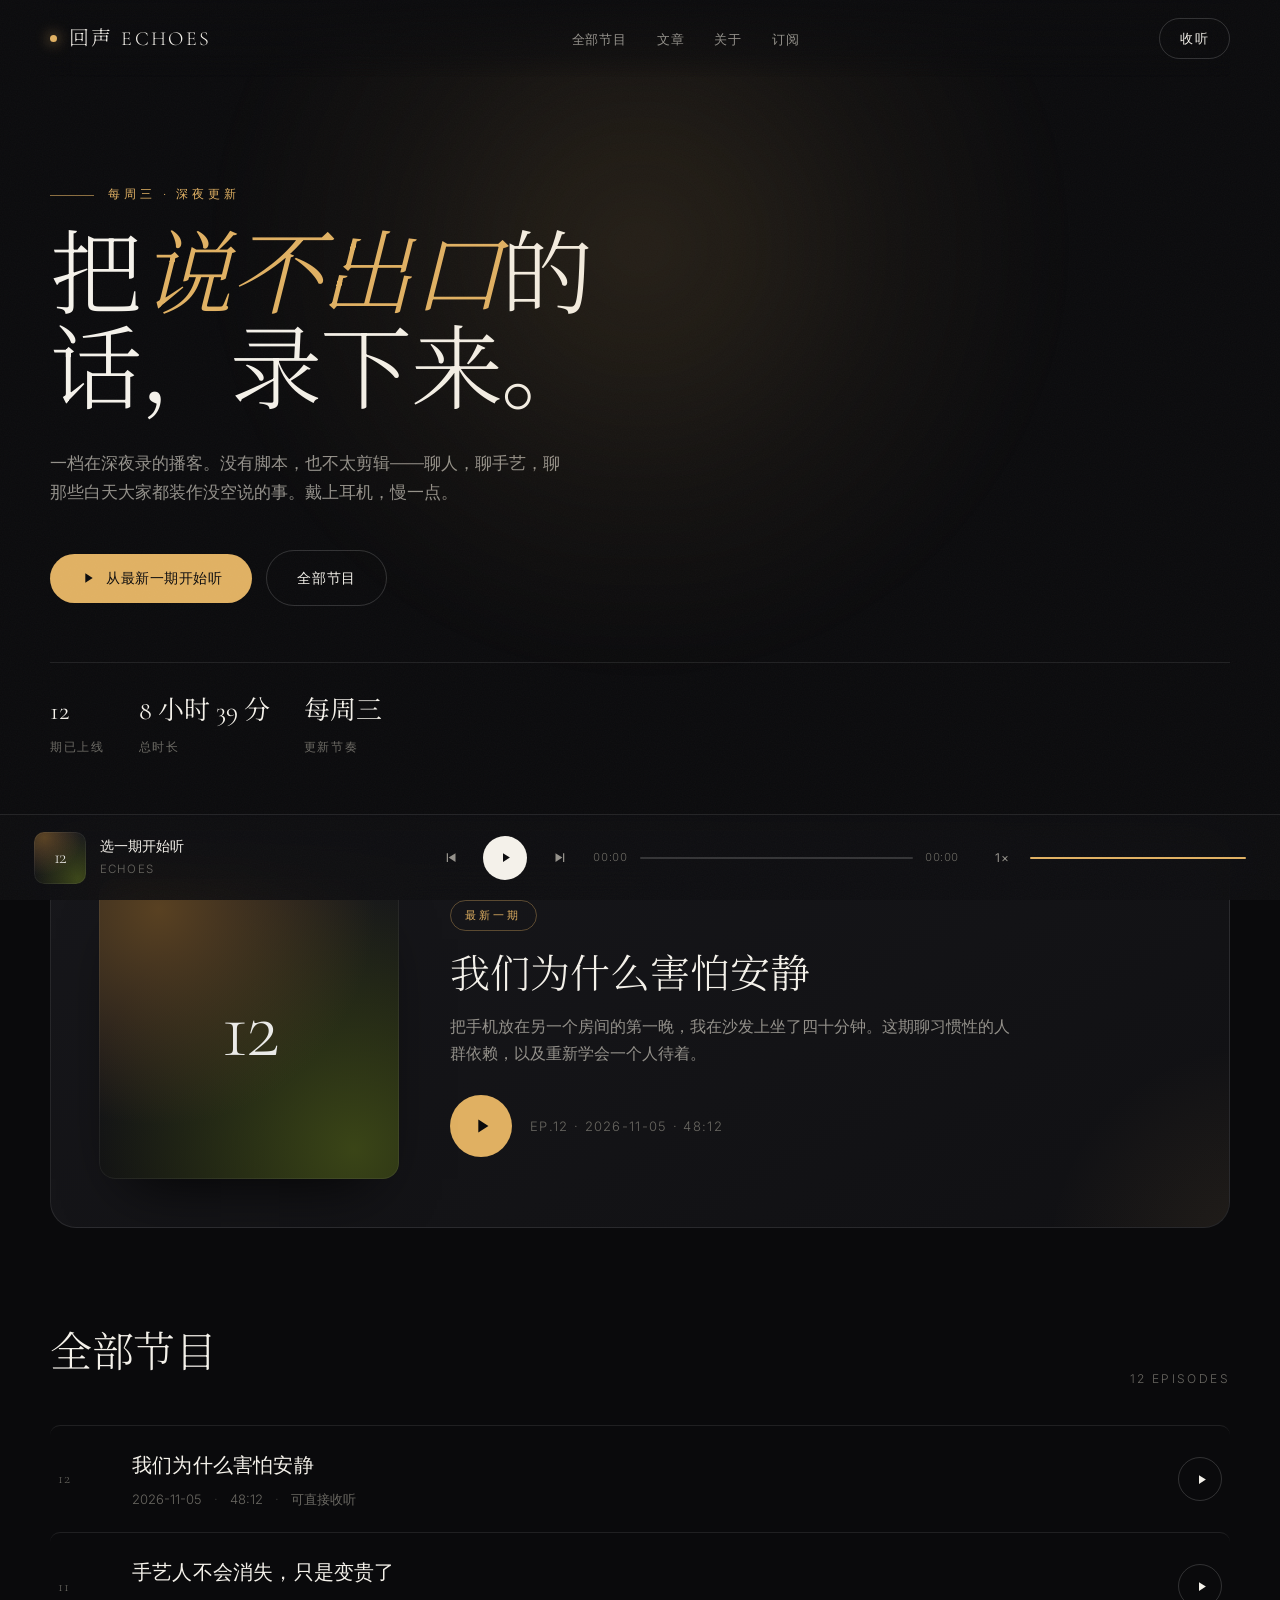
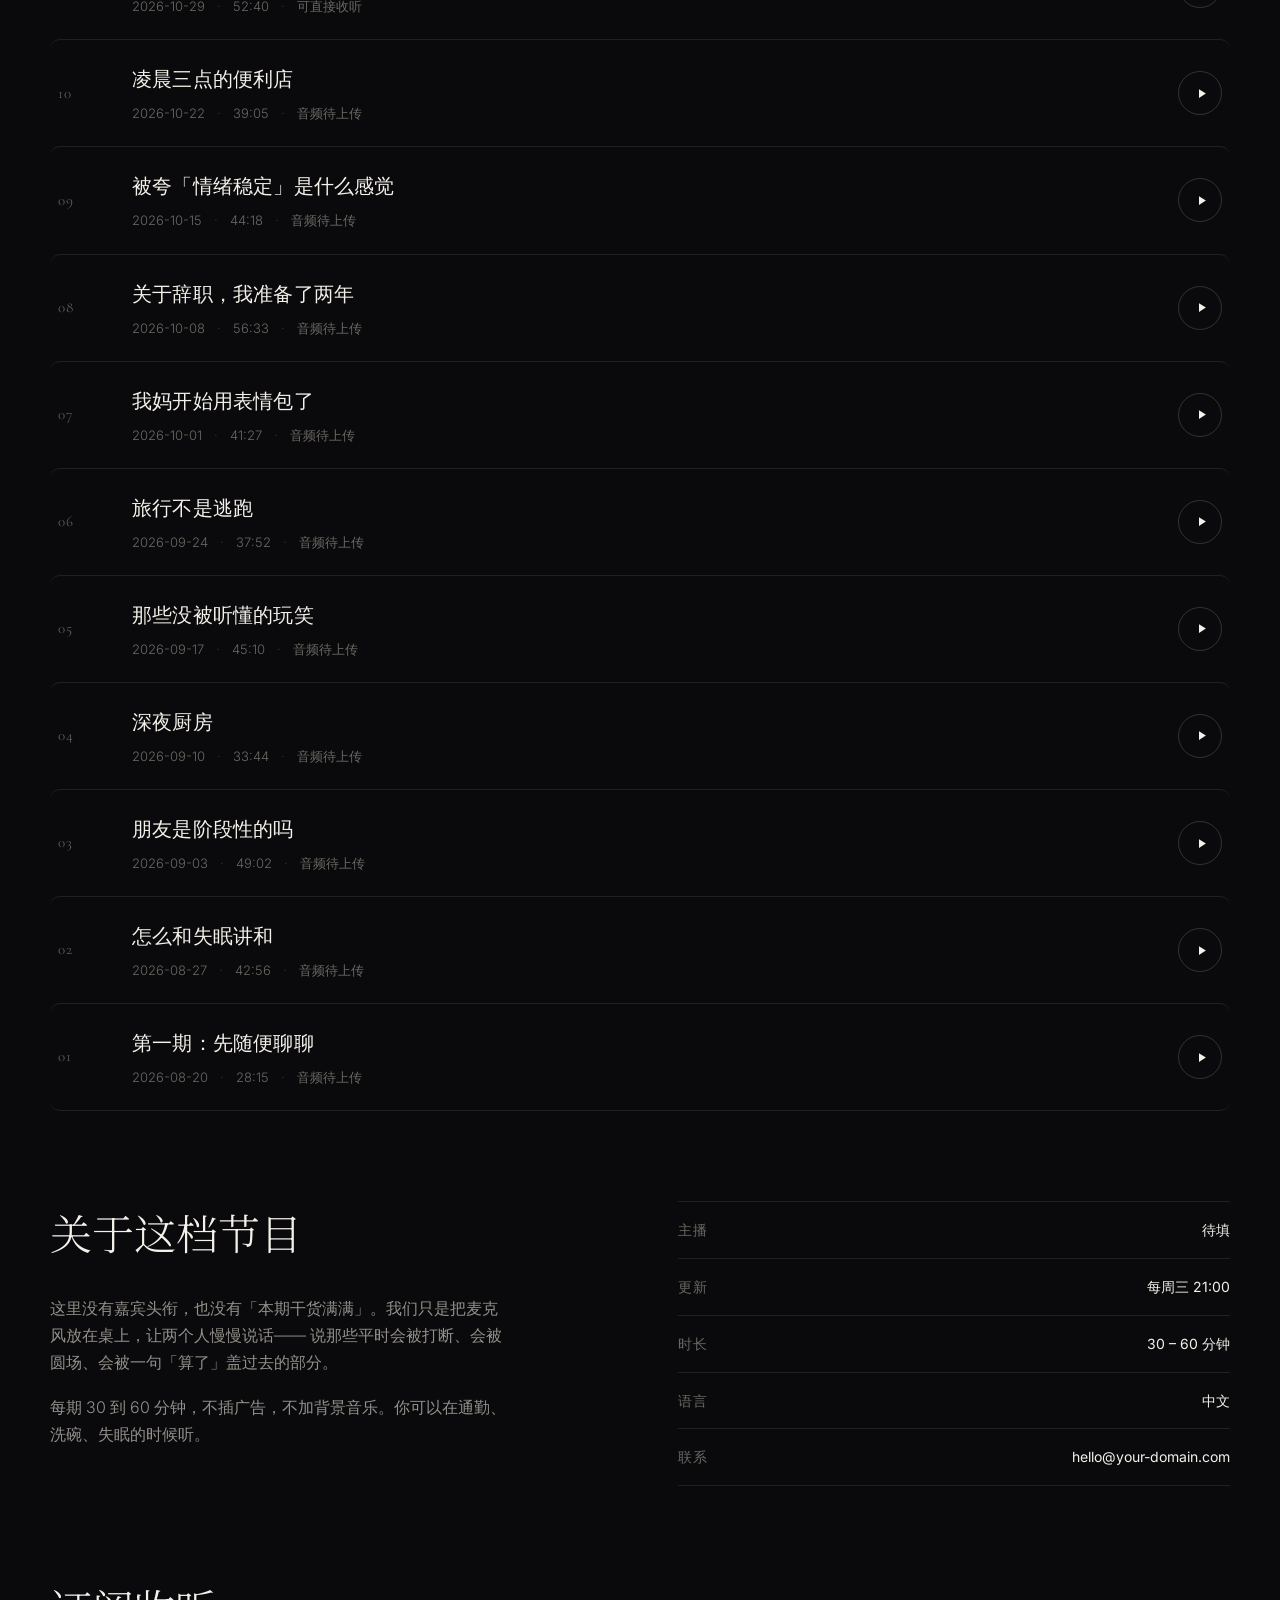
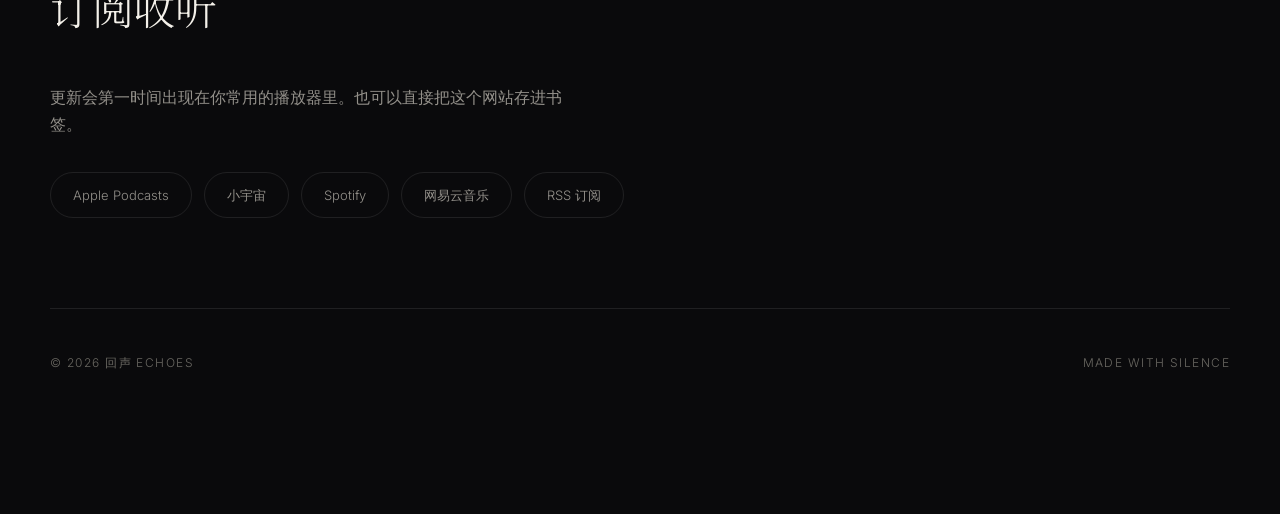
<file: index.html>
<!doctype html>
<html lang="zh-CN">
<head>
<meta charset="utf-8" />
<meta name="viewport" content="width=device-width, initial-scale=1, viewport-fit=cover" />
<title>回声 ECHOES · 一档说话的节目</title>
<meta name="description" content="回声 ECHOES，一档在深夜录的播客。每周三更新。聊人、聊手艺、聊那些白天没空说的事。" />
<meta name="theme-color" content="#0a0a0c" />

<meta property="og:type" content="website" />
<meta property="og:title" content="回声 ECHOES · 一档说话的节目" />
<meta property="og:description" content="每周三更新。聊人、聊手艺、聊那些白天没空说的事。" />
<meta property="og:image" content="assets/og.png" />
<meta name="twitter:card" content="summary_large_image" />

<link rel="icon" href="data:image/svg+xml,%3Csvg xmlns='http://www.w3.org/2000/svg' viewBox='0 0 32 32'%3E%3Ccircle cx='16' cy='16' r='14' fill='%230a0a0c'/%3E%3Ccircle cx='16' cy='16' r='5' fill='%23e0b062'/%3E%3C/svg%3E" />
<link rel="preconnect" href="https://fonts.googleapis.com" />
<link rel="preconnect" href="https://fonts.gstatic.com" crossorigin />
<link href="https://fonts.googleapis.com/css2?family=Cormorant+Garamond:ital,wght@0,300;0,400;0,600;1,300&family=Inter:wght@300;400;500;600&family=Noto+Serif+SC:wght@300;400;600&display=swap" rel="stylesheet" />
<link rel="stylesheet" href="styles.css" />
</head>
<body>
<div class="grain"></div>

<header class="wrap">
  <nav class="nav">
    <a class="brand" href="#top"><span class="dot"></span><span id="brandName">回声 ECHOES</span></a>
    <div class="nav-links">
      <a href="#episodes">全部节目</a>
      <a href="articles.html">文章</a>
      <a href="#about">关于</a>
      <a href="#subscribe">订阅</a>
    </div>
    <a class="nav-cta" href="#subscribe">收听</a>
  </nav>
</header>

<main id="top">
  <!-- 首屏 -->
  <section class="wrap hero">
    <div class="hero-glow"></div>
    <p class="eyebrow">每周三 · 深夜更新</p>
    <h1 id="heroTitle">把<em>说不出口</em>的话，录下来。</h1>
    <p class="lede" id="heroLede"></p>
    <div class="hero-actions">
      <button class="btn btn-primary" id="heroPlay">
        <svg viewBox="0 0 24 24" fill="currentColor"><path d="M8 5v14l11-7z"/></svg>
        从最新一期开始听
      </button>
      <a class="btn btn-ghost" href="#episodes">全部节目</a>
    </div>
    <div class="hero-meta">
      <div><b id="statCount">12</b>期已上线</div>
      <div><b id="statHours">—</b>总时长</div>
      <div><b>每周三</b>更新节奏</div>
    </div>
  </section>

  <!-- 最新一期 -->
  <section class="wrap">
    <div class="stage rv">
      <div class="cover" id="stageCover"><span id="stageNum">12</span></div>
      <div class="stage-body">
        <span class="stage-tag">最新一期</span>
        <h2 id="stageTitle">——</h2>
        <p id="stageDesc"></p>
        <div class="stage-row">
          <button class="play-big" id="stagePlay" aria-label="播放最新一期">
            <svg viewBox="0 0 24 24" fill="currentColor"><path d="M8 5v14l11-7z"/></svg>
          </button>
          <span class="stage-dur" id="stageMeta"></span>
        </div>
      </div>
    </div>
  </section>

  <!-- 节目列表 -->
  <section class="wrap section" id="episodes">
    <div class="section-head">
      <h3>全部节目</h3>
      <span class="cnt" id="epCount">EPISODES</span>
    </div>
    <div id="epList"></div>
  </section>

  <!-- 关于 -->
  <section class="wrap section about" id="about">
    <div class="rv">
      <h3>关于这档节目</h3>
      <p>
        这里没有嘉宾头衔，也没有「本期干货满满」。我们只是把麦克风放在桌上，让两个人慢慢说话——
        说那些平时会被打断、会被圆场、会被一句「算了」盖过去的部分。
      </p>
      <p>
        每期 30 到 60 分钟，不插广告，不加背景音乐。你可以在通勤、洗碗、失眠的时候听。
      </p>
    </div>
    <div class="rv">
      <div class="facts">
        <div class="fact"><span>主播</span><b>待填</b></div>
        <div class="fact"><span>更新</span><b>每周三 21:00</b></div>
        <div class="fact"><span>时长</span><b>30 – 60 分钟</b></div>
        <div class="fact"><span>语言</span><b>中文</b></div>
        <div class="fact"><span>联系</span><b>hello@your-domain.com</b></div>
      </div>
    </div>
  </section>

  <!-- 订阅 -->
  <section class="wrap section" id="subscribe">
    <div class="section-head"><h3>订阅收听</h3></div>
    <p class="sub-note">更新会第一时间出现在你常用的播放器里。也可以直接把这个网站存进书签。</p>
    <div class="subs">
      <a class="chip" href="#" data-todo>Apple Podcasts</a>
      <a class="chip" href="#" data-todo>小宇宙</a>
      <a class="chip" href="#" data-todo>Spotify</a>
      <a class="chip" href="#" data-todo>网易云音乐</a>
      <a class="chip" href="#" data-todo>RSS 订阅</a>
    </div>
  </section>
</main>

<footer class="wrap">
  <span>© <span id="year">2026</span> 回声 ECHOES</span>
  <span>Made with silence</span>
</footer>

<!-- 底部播放器 -->
<div class="player" id="player">
  <div class="p-left">
    <div class="cover small" id="pCover"><span id="pNum">12</span></div>
    <div class="p-meta">
      <p class="p-title" id="pTitle">选一期开始听</p>
      <p class="p-sub" id="pSub">ECHOES</p>
    </div>
  </div>
  <div class="p-center">
    <button class="ctrl" id="prev" aria-label="上一期">
      <svg viewBox="0 0 24 24" fill="currentColor"><path d="M6 5h2v14H6zM20 5v14L9 12z"/></svg>
    </button>
    <button class="p-play" id="playPause" aria-label="播放或暂停">
      <svg id="ppIcon" viewBox="0 0 24 24" fill="currentColor"><path d="M8 5v14l11-7z"/></svg>
    </button>
    <button class="ctrl" id="next" aria-label="下一期">
      <svg viewBox="0 0 24 24" fill="currentColor"><path d="M16 5h2v14h-2zM4 5v14l11-7z"/></svg>
    </button>
    <div class="track">
      <span class="time" id="tCur">00:00</span>
      <input type="range" id="seek" min="0" max="1000" value="0" aria-label="播放进度">
      <span class="time" id="tDur">00:00</span>
    </div>
  </div>
  <div class="p-right">
    <button class="speed" id="speed">1×</button>
    <input type="range" class="vol" id="vol" min="0" max="100" value="100" aria-label="音量">
  </div>
</div>

<audio id="audio" preload="metadata"></audio>

<script src="content.js"></script>
<script src="app.js"></script>
</body>
</html>
</file>
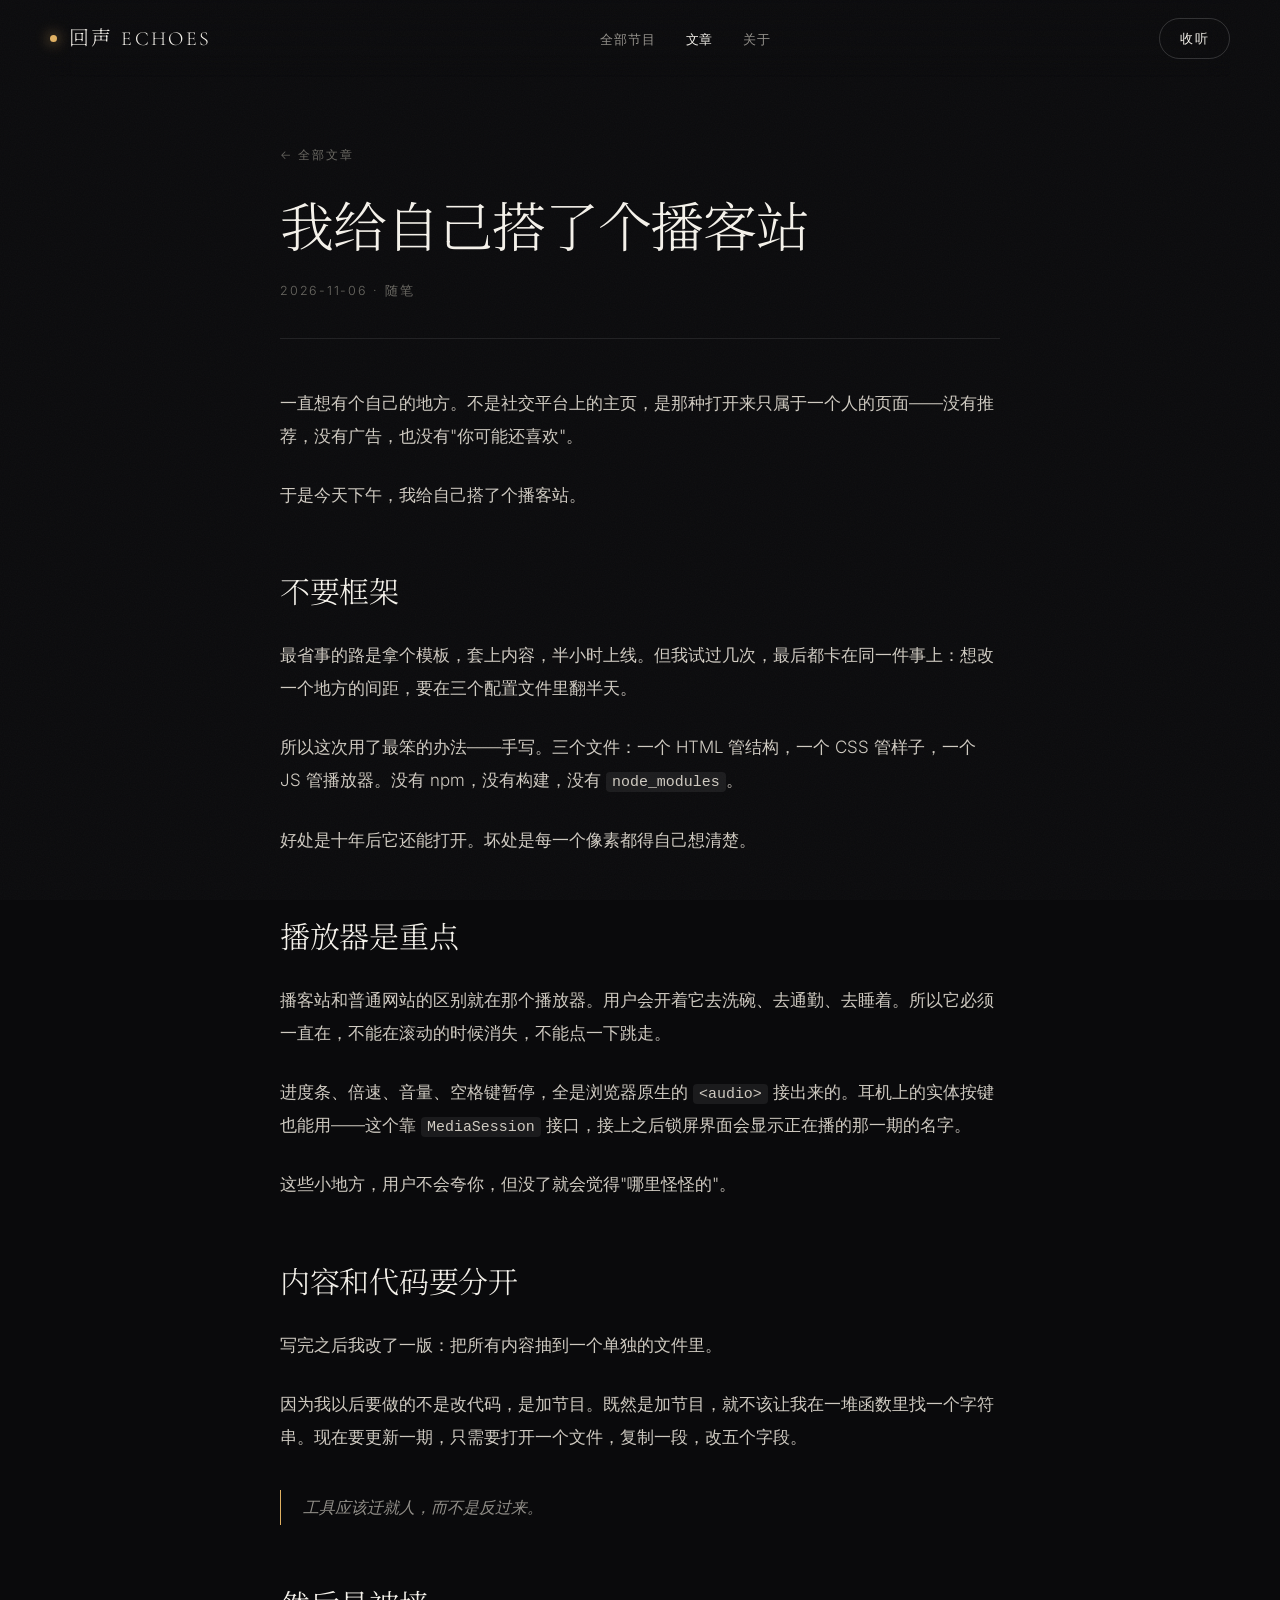
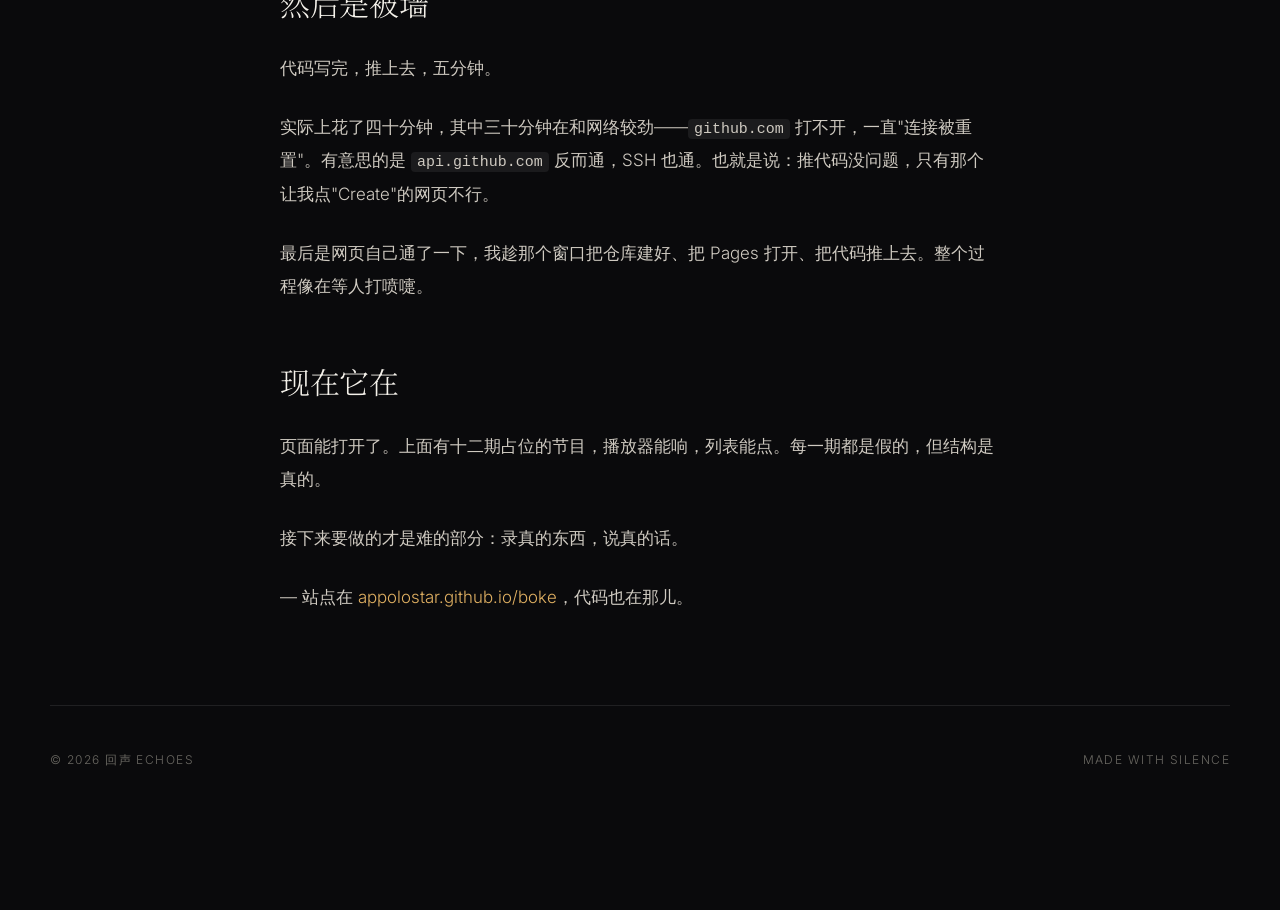
<file: article-2026-11-06.html>
<!doctype html>
<html lang="zh-CN">
<head>
<meta charset="utf-8" />
<meta name="viewport" content="width=device-width, initial-scale=1, viewport-fit=cover" />
<title>我给自己搭了个播客站 · 回声 ECHOES</title>
<meta name="description" content="三个文件、一行 git push，和一个被墙的下午。" />
<meta name="theme-color" content="#0a0a0c" />
<link rel="preconnect" href="https://fonts.googleapis.com" />
<link rel="preconnect" href="https://fonts.gstatic.com" crossorigin />
<link href="https://fonts.googleapis.com/css2?family=Cormorant+Garamond:ital,wght@0,300;0,400;1,300&family=Inter:wght@300;400;500&family=Noto+Serif+SC:wght@300;400&display=swap" rel="stylesheet" />
<link rel="stylesheet" href="styles.css" />
<style>
  .article{max-width:720px;margin-inline:auto;padding-top:clamp(40px,7vh,80px)}
  .article .back{font-size:12px;letter-spacing:.16em;text-transform:uppercase;color:var(--muted-2);display:inline-block;margin-bottom:36px;transition:color .3s}
  .article .back:hover{color:var(--accent)}
  .article h1{font-size:clamp(32px,5vw,54px);max-width:none;margin-bottom:22px}
  .article .meta{font-size:12.5px;letter-spacing:.14em;color:var(--muted-2);text-transform:uppercase;padding-bottom:34px;border-bottom:1px solid var(--line);margin-bottom:48px}
  .article p{color:#cfcac1;font-size:17px;line-height:1.95;margin:0 0 26px}
  .article h2{font-family:var(--serif);font-weight:300;font-size:clamp(22px,2.6vw,30px);margin:56px 0 20px;letter-spacing:-.01em}
  .article blockquote{margin:36px 0;padding:4px 0 4px 22px;border-left:1px solid var(--accent);color:var(--muted);font-style:italic}
  .article code{font-family:ui-monospace,SFMono-Regular,Menlo,monospace;font-size:.88em;background:rgba(255,255,255,.07);padding:2px 6px;border-radius:4px}
  .article pre{background:#101013;border:1px solid var(--line);border-radius:12px;padding:18px 20px;overflow:auto;margin:0 0 26px}
  .article pre code{background:none;padding:0;font-size:13px;line-height:1.8}
  .article hr{border:0;border-top:1px solid var(--line);margin:56px 0}
  .foot-note{color:var(--muted-2);font-size:14px}
</style>
</head>
<body>
<div class="grain"></div>

<header class="wrap">
  <nav class="nav">
    <a class="brand" href="index.html"><span class="dot"></span><span>回声 ECHOES</span></a>
    <div class="nav-links">
      <a href="index.html#episodes">全部节目</a>
      <a href="articles.html" style="color:var(--text)">文章</a>
      <a href="index.html#about">关于</a>
    </div>
    <a class="nav-cta" href="index.html#subscribe">收听</a>
  </nav>
</header>

<main class="wrap">
  <article class="article">
    <a class="back" href="articles.html">← 全部文章</a>
    <h1>我给自己搭了个播客站</h1>
    <p class="meta">2026-11-06 · 随笔</p>

    <p>一直想有个自己的地方。不是社交平台上的主页，是那种打开来只属于一个人的页面——没有推荐，没有广告，也没有"你可能还喜欢"。</p>

    <p>于是今天下午，我给自己搭了个播客站。</p>

    <h2>不要框架</h2>

    <p>最省事的路是拿个模板，套上内容，半小时上线。但我试过几次，最后都卡在同一件事上：想改一个地方的间距，要在三个配置文件里翻半天。</p>

    <p>所以这次用了最笨的办法——手写。三个文件：一个 HTML 管结构，一个 CSS 管样子，一个 JS 管播放器。没有 npm，没有构建，没有 <code>node_modules</code>。</p>

    <p>好处是十年后它还能打开。坏处是每一个像素都得自己想清楚。</p>

    <h2>播放器是重点</h2>

    <p>播客站和普通网站的区别就在那个播放器。用户会开着它去洗碗、去通勤、去睡着。所以它必须一直在，不能在滚动的时候消失，不能点一下跳走。</p>

    <p>进度条、倍速、音量、空格键暂停，全是浏览器原生的 <code>&lt;audio&gt;</code> 接出来的。耳机上的实体按键也能用——这个靠 <code>MediaSession</code> 接口，接上之后锁屏界面会显示正在播的那一期的名字。</p>

    <p>这些小地方，用户不会夸你，但没了就会觉得"哪里怪怪的"。</p>

    <h2>内容和代码要分开</h2>

    <p>写完之后我改了一版：把所有内容抽到一个单独的文件里。</p>

    <p>因为我以后要做的不是改代码，是加节目。既然是加节目，就不该让我在一堆函数里找一个字符串。现在要更新一期，只需要打开一个文件，复制一段，改五个字段。</p>

    <blockquote>工具应该迁就人，而不是反过来。</blockquote>

    <h2>然后是被墙</h2>

    <p>代码写完，推上去，五分钟。</p>

    <p>实际上花了四十分钟，其中三十分钟在和网络较劲——<code>github.com</code> 打不开，一直"连接被重置"。有意思的是 <code>api.github.com</code> 反而通，SSH 也通。也就是说：推代码没问题，只有那个让我点"Create"的网页不行。</p>

    <p>最后是网页自己通了一下，我趁那个窗口把仓库建好、把 Pages 打开、把代码推上去。整个过程像在等人打喷嚏。</p>

    <h2>现在它在</h2>

    <p>页面能打开了。上面有十二期占位的节目，播放器能响，列表能点。每一期都是假的，但结构是真的。</p>

    <p>接下来要做的才是难的部分：录真的东西，说真的话。</p>

    <p class="foot-note">— 站点在 <a href="https://appolostar.github.io/boke/" style="color:var(--accent)">appolostar.github.io/boke</a>，代码也在那儿。</p>
  </article>
</main>

<footer class="wrap">
  <span>© <span id="year">2026</span> 回声 ECHOES</span>
  <span>Made with silence</span>
</footer>

<script>document.getElementById("year").textContent = new Date().getFullYear();</script>
</body>
</html>
</file>
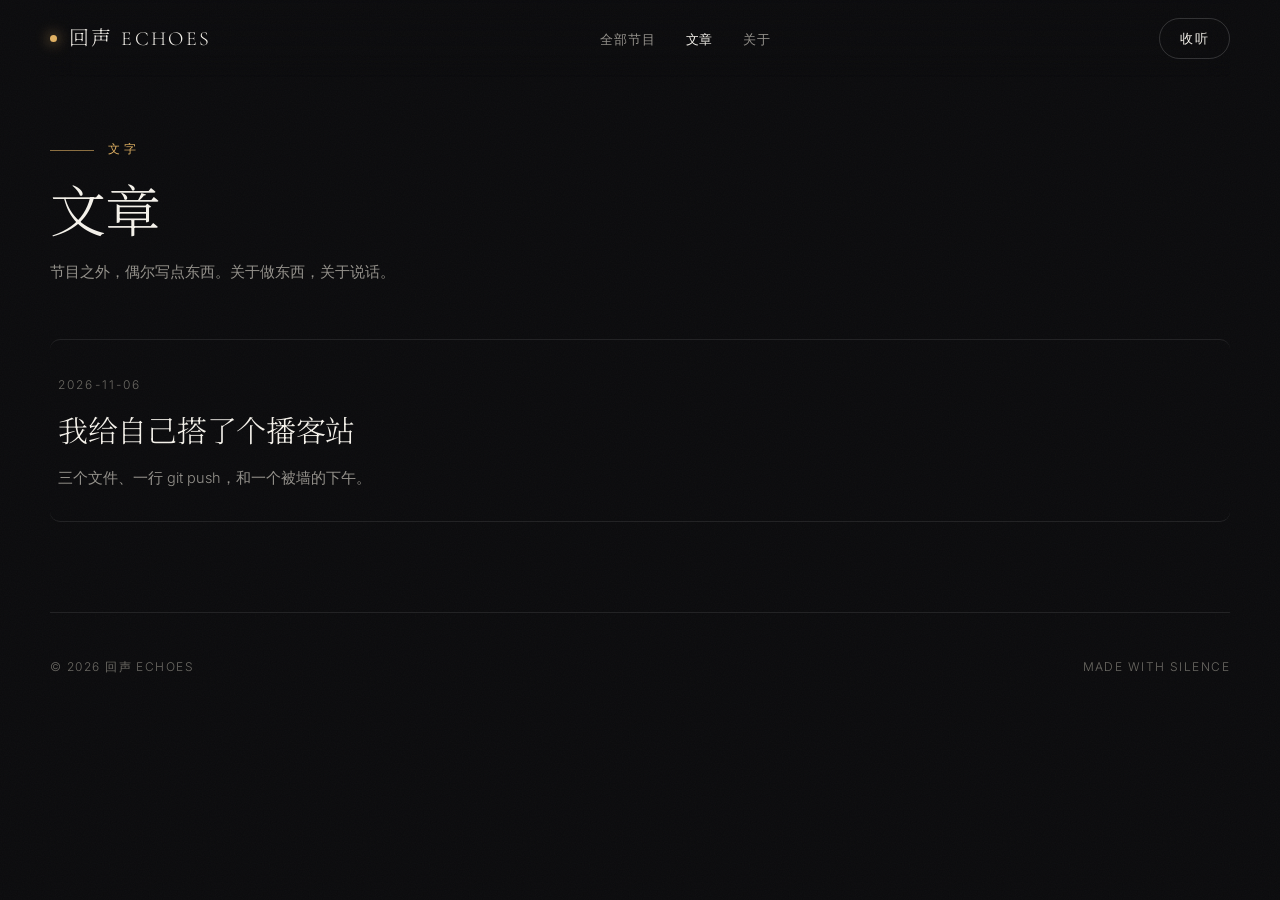
<file: articles.html>
<!doctype html>
<html lang="zh-CN">
<head>
<meta charset="utf-8" />
<meta name="viewport" content="width=device-width, initial-scale=1, viewport-fit=cover" />
<title>文章 · 回声 ECHOES</title>
<meta name="description" content="回声 ECHOES 的文字：关于做东西、关于说话。" />
<meta name="theme-color" content="#0a0a0c" />
<link rel="preconnect" href="https://fonts.googleapis.com" />
<link rel="preconnect" href="https://fonts.gstatic.com" crossorigin />
<link href="https://fonts.googleapis.com/css2?family=Cormorant+Garamond:ital,wght@0,300;0,400;1,300&family=Inter:wght@300;400;500&family=Noto+Serif+SC:wght@300;400&display=swap" rel="stylesheet" />
<link rel="stylesheet" href="styles.css" />
<style>
  .posts{padding-top:clamp(40px,7vh,70px)}
  .posts h1{font-size:clamp(34px,5vw,56px);margin-bottom:16px}
  .posts .sub{color:var(--muted);margin:0 0 54px;font-size:15px}
  .post-card{
    display:block;padding:30px 8px;border-top:1px solid var(--line);
    transition:padding-left .4s var(--ease),background .4s var(--ease);border-radius:10px;
  }
  .post-card:last-of-type{border-bottom:1px solid var(--line)}
  .post-card:hover{padding-left:18px;background:linear-gradient(90deg,rgba(255,255,255,.035),transparent 70%)}
  .post-card time{font-size:12px;letter-spacing:.18em;color:var(--muted-2);text-transform:uppercase}
  .post-card h2{font-family:var(--serif);font-weight:300;font-size:clamp(21px,2.6vw,30px);margin:10px 0 8px;letter-spacing:-.01em}
  .post-card p{color:var(--muted);margin:0;font-size:14.5px}
</style>
</head>
<body>
<div class="grain"></div>

<header class="wrap">
  <nav class="nav">
    <a class="brand" href="index.html"><span class="dot"></span><span>回声 ECHOES</span></a>
    <div class="nav-links">
      <a href="index.html#episodes">全部节目</a>
      <a href="articles.html" style="color:var(--text)">文章</a>
      <a href="index.html#about">关于</a>
    </div>
    <a class="nav-cta" href="index.html#subscribe">收听</a>
  </nav>
</header>

<main class="wrap posts">
  <p class="eyebrow">文字</p>
  <h1>文章</h1>
  <p class="sub">节目之外，偶尔写点东西。关于做东西，关于说话。</p>

  <a class="post-card" href="article-2026-11-06.html">
    <time>2026-11-06</time>
    <h2>我给自己搭了个播客站</h2>
    <p>三个文件、一行 git push，和一个被墙的下午。</p>
  </a>
</main>

<footer class="wrap">
  <span>© <span id="year">2026</span> 回声 ECHOES</span>
  <span>Made with silence</span>
</footer>

<script>document.getElementById("year").textContent = new Date().getFullYear();</script>
</body>
</html>
</file>
<file: styles.css>
:root{
  --bg:#0a0a0c;
  --bg-2:#0f0f12;
  --surface:#131316;
  --surface-2:#17171b;
  --line:rgba(255,255,255,.09);
  --line-strong:rgba(255,255,255,.16);
  --text:#f4f1ea;
  --muted:#93908a;
  --muted-2:#6a6862;
  --accent:#e0b062;
  --accent-soft:rgba(224,176,98,.14);
  --serif:"Cormorant Garamond","Noto Serif SC","Songti SC",Songti,serif;
  --sans:"Inter","PingFang SC","Microsoft YaHei",-apple-system,system-ui,sans-serif;
  --player-h:86px;
  --ease:cubic-bezier(.22,.61,.36,1);
}
*{box-sizing:border-box}
html{scroll-behavior:smooth}
body{
  margin:0;background:var(--bg);color:var(--text);
  font-family:var(--sans);font-weight:300;line-height:1.7;
  -webkit-font-smoothing:antialiased;
  padding-bottom:calc(var(--player-h) + 24px);
  overflow-x:hidden;
}
::selection{background:var(--accent-soft);color:#fff}
a{color:inherit;text-decoration:none}
button{font-family:inherit;color:inherit;background:none;border:0;cursor:pointer}

/* 细颗粒噪点，压住纯黑的廉价感 */
.grain{
  position:fixed;inset:0;z-index:60;pointer-events:none;opacity:.035;
  background-image:url("data:image/svg+xml,%3Csvg xmlns='http://www.w3.org/2000/svg' width='160' height='160'%3E%3Cfilter id='n'%3E%3CfeTurbulence type='fractalNoise' baseFrequency='.85' numOctaves='3'/%3E%3C/filter%3E%3Crect width='160' height='160' filter='url(%23n)'/%3E%3C/svg%3E");
  mix-blend-mode:screen;
}

.wrap{width:min(1180px,calc(100% - 48px));margin-inline:auto}

/* ---------- 顶部 ---------- */
.nav{
  position:sticky;top:0;z-index:50;
  display:flex;align-items:center;justify-content:space-between;
  padding:18px 0;
  backdrop-filter:blur(14px);
  background:linear-gradient(180deg,rgba(10,10,12,.92),rgba(10,10,12,.55) 70%,transparent);
}
.brand{display:flex;align-items:center;gap:12px;font-family:var(--serif);font-size:20px;letter-spacing:.12em}
.brand .dot{width:7px;height:7px;border-radius:50%;background:var(--accent);box-shadow:0 0 14px var(--accent)}
.nav-links{display:flex;align-items:center;gap:30px;font-size:13px;letter-spacing:.06em;color:var(--muted)}
.nav-links a{position:relative;transition:color .3s var(--ease)}
.nav-links a::after{
  content:"";position:absolute;left:0;bottom:-6px;height:1px;width:0;background:var(--accent);
  transition:width .35s var(--ease);
}
.nav-links a:hover{color:var(--text)}
.nav-links a:hover::after{width:100%}
.nav-cta{
  padding:9px 20px;border:1px solid var(--line-strong);border-radius:999px;
  font-size:12.5px;letter-spacing:.1em;
  transition:border-color .3s var(--ease),background .3s var(--ease),color .3s var(--ease);
}
.nav-cta:hover{background:var(--accent);border-color:var(--accent);color:#0a0a0c}

/* ---------- Hero ---------- */
.hero{position:relative;padding:clamp(76px,12vh,140px) 0 clamp(56px,8vh,86px)}
.hero-glow{
  position:absolute;top:-280px;left:50%;transform:translateX(-50%);
  width:900px;height:900px;border-radius:50%;pointer-events:none;
  background:radial-gradient(circle,rgba(224,176,98,.13),rgba(224,176,98,.04) 40%,transparent 68%);
  filter:blur(18px);
}
.eyebrow{
  display:flex;align-items:center;gap:14px;
  font-size:11.5px;letter-spacing:.34em;text-transform:uppercase;color:var(--accent);
  margin:0 0 26px;
}
.eyebrow::before{content:"";width:44px;height:1px;background:var(--accent);opacity:.6}
h1{
  font-family:var(--serif);font-weight:300;
  font-size:clamp(42px,7.2vw,94px);line-height:1.03;letter-spacing:-.02em;
  margin:0 0 28px;max-width:15ch;text-wrap:balance;
}
h1 em{font-style:italic;color:var(--accent)}
.lede{max-width:52ch;color:var(--muted);font-size:clamp(15px,1.5vw,17px);margin:0 0 44px;text-wrap:pretty}
.hero-actions{display:flex;flex-wrap:wrap;gap:14px;align-items:center;margin-bottom:56px}
.btn{
  display:inline-flex;align-items:center;gap:10px;
  padding:15px 30px;border-radius:999px;font-size:14px;letter-spacing:.04em;
  transition:transform .35s var(--ease),background .3s var(--ease),border-color .3s var(--ease),color .3s var(--ease);
}
.btn svg{width:16px;height:16px;flex:none}
.btn-primary{background:var(--accent);color:#0a0a0c;font-weight:500}
.btn-primary:hover{transform:translateY(-2px);background:#eec078}
.btn-ghost{border:1px solid var(--line-strong)}
.btn-ghost:hover{transform:translateY(-2px);border-color:var(--accent);color:var(--accent)}
.hero-meta{
  display:flex;flex-wrap:wrap;gap:34px;
  font-size:12px;letter-spacing:.14em;color:var(--muted-2);text-transform:uppercase;
  border-top:1px solid var(--line);padding-top:26px;
}
.hero-meta b{display:block;font-family:var(--serif);font-size:26px;letter-spacing:0;color:var(--text);font-weight:400;margin-bottom:4px}

/* ---------- 最新一期 ---------- */
.stage{
  display:grid;grid-template-columns:300px 1fr;gap:clamp(28px,4vw,64px);
  align-items:center;
  padding:clamp(28px,4vw,48px);
  border:1px solid var(--line);border-radius:26px;
  background:linear-gradient(150deg,var(--surface-2),var(--surface) 60%,#101013);
  position:relative;overflow:hidden;
}
.stage::after{
  content:"";position:absolute;right:-20%;bottom:-60%;width:420px;height:420px;border-radius:50%;
  background:radial-gradient(circle,rgba(224,176,98,.09),transparent 70%);pointer-events:none;
}
.cover{
  position:relative;aspect-ratio:1;border-radius:16px;overflow:hidden;flex:none;
  background:
    radial-gradient(120% 120% at 20% 10%,hsl(var(--h,36) 45% 24%),transparent 60%),
    radial-gradient(140% 140% at 85% 90%,hsl(calc(var(--h,36) + 40) 50% 18%),transparent 65%),
    linear-gradient(160deg,#1a1a1f,#0c0c0f);
  box-shadow:0 30px 60px -30px rgba(0,0,0,.9),inset 0 0 0 1px rgba(255,255,255,.06);
  display:grid;place-items:center;
}
.cover span{
  font-family:var(--serif);font-size:clamp(48px,7vw,84px);color:rgba(255,255,255,.9);
  letter-spacing:-.03em;
}
.cover.small{border-radius:10px;width:52px;height:52px}
.cover.small span{font-size:19px}
.stage-body{min-width:0}
.stage-tag{
  display:inline-block;font-size:11px;letter-spacing:.28em;text-transform:uppercase;
  color:var(--accent);border:1px solid rgba(224,176,98,.34);border-radius:999px;padding:5px 14px;margin-bottom:20px;
}
.stage h2{font-family:var(--serif);font-weight:300;font-size:clamp(26px,3.4vw,40px);line-height:1.2;margin:0 0 14px}
.stage p{color:var(--muted);margin:0 0 28px;max-width:56ch}
.stage-row{display:flex;align-items:center;gap:18px;flex-wrap:wrap}
.play-big{
  width:62px;height:62px;border-radius:50%;display:grid;place-items:center;
  background:var(--accent);color:#0a0a0c;flex:none;
  transition:transform .35s var(--ease),box-shadow .35s var(--ease);
}
.play-big:hover{transform:scale(1.06);box-shadow:0 0 0 12px rgba(224,176,98,.09)}
.play-big svg{width:22px;height:22px;margin-left:2px}
.stage-dur{font-size:13px;letter-spacing:.1em;color:var(--muted-2)}

/* ---------- 节目列表 ---------- */
.section{padding:clamp(76px,10vh,124px) 0 0}
.section-head{display:flex;align-items:flex-end;justify-content:space-between;gap:20px;margin-bottom:36px}
.section-head h3{font-family:var(--serif);font-weight:300;font-size:clamp(28px,3.6vw,42px);margin:0;letter-spacing:-.01em}
.section-head .cnt{font-size:12px;letter-spacing:.2em;color:var(--muted-2);text-transform:uppercase}

.ep{
  display:grid;grid-template-columns:52px 1fr auto;gap:22px;align-items:center;
  padding:22px 8px;border-top:1px solid var(--line);border-radius:10px;
  transition:background .4s var(--ease),padding-left .4s var(--ease);
  cursor:pointer;
}
.ep:hover{background:linear-gradient(90deg,rgba(255,255,255,.035),transparent 70%);padding-left:18px}
.ep:last-child{border-bottom:1px solid var(--line)}
.ep-idx{font-family:var(--serif);font-size:15px;color:var(--muted-2);letter-spacing:.06em}
.ep.is-playing .ep-idx{color:var(--accent)}
.ep-main{min-width:0}
.ep-title{
  font-size:clamp(16px,1.8vw,20px);font-weight:400;letter-spacing:.01em;margin:0 0 6px;
  display:flex;align-items:center;gap:12px;white-space:nowrap;overflow:hidden;text-overflow:ellipsis;
}
.ep-sub{font-size:13px;color:var(--muted-2);display:flex;gap:12px;flex-wrap:wrap}
.ep-sub i{font-style:normal;opacity:.45}
.ep-btn{
  width:44px;height:44px;border-radius:50%;border:1px solid var(--line-strong);
  display:grid;place-items:center;flex:none;
  transition:border-color .3s var(--ease),background .3s var(--ease),color .3s var(--ease),transform .3s var(--ease);
}
.ep:hover .ep-btn{border-color:var(--accent);color:var(--accent)}
.ep.is-playing .ep-btn{background:var(--accent);border-color:var(--accent);color:#0a0a0c}
.ep-btn svg{width:15px;height:15px}
.ep-btn .i-play{margin-left:2px}

/* 播放中的波形 */
.bars{display:none;align-items:flex-end;gap:2px;height:16px;flex:none}
.ep.is-playing .bars{display:flex}
.bars i{width:2px;background:var(--accent);border-radius:1px;animation:eq .9s ease-in-out infinite}
.bars i:nth-child(2){animation-delay:.15s}
.bars i:nth-child(3){animation-delay:.3s}
.bars i:nth-child(4){animation-delay:.45s}
@keyframes eq{0%,100%{height:4px}50%{height:15px}}

/* ---------- 关于 ---------- */
.about{display:grid;grid-template-columns:1fr 1fr;gap:clamp(32px,6vw,90px);align-items:start}
.about h3{font-family:var(--serif);font-weight:300;font-size:clamp(28px,3.6vw,42px);margin:0 0 22px}
.about p{color:var(--muted);margin:0 0 18px;max-width:46ch}
.facts{border-top:1px solid var(--line)}
.fact{display:flex;justify-content:space-between;gap:20px;padding:16px 0;border-bottom:1px solid var(--line);font-size:14px}
.fact span{color:var(--muted-2);letter-spacing:.06em}
.fact b{font-weight:400}

.subs{display:flex;flex-wrap:wrap;gap:12px;margin-top:34px}
.chip{
  padding:11px 22px;border:1px solid var(--line);border-radius:999px;font-size:13px;color:var(--muted);
  transition:all .3s var(--ease);
}
.chip:hover{color:var(--accent);border-color:var(--accent)}
.sub-note{color:var(--muted);max-width:52ch;margin:0}

footer{
  margin-top:clamp(76px,10vh,118px);padding:44px 0 30px;border-top:1px solid var(--line);
  display:flex;flex-wrap:wrap;justify-content:space-between;gap:16px;
  font-size:12px;letter-spacing:.12em;color:var(--muted-2);text-transform:uppercase;
}

/* ---------- 底部播放器 ---------- */
.player{
  position:fixed;left:0;right:0;bottom:0;z-index:55;
  height:var(--player-h);
  display:grid;grid-template-columns:minmax(0,1fr) minmax(0,1.4fr) minmax(0,.7fr);
  align-items:center;gap:24px;padding:0 clamp(14px,3vw,34px);
  background:rgba(13,13,16,.86);backdrop-filter:blur(22px) saturate(140%);
  border-top:1px solid var(--line);
}
.p-left{display:flex;align-items:center;gap:14px;min-width:0}
.p-meta{min-width:0}
.p-title{font-size:13.5px;white-space:nowrap;overflow:hidden;text-overflow:ellipsis;margin:0}
.p-sub{font-size:11.5px;color:var(--muted-2);letter-spacing:.1em;text-transform:uppercase;margin:2px 0 0}
.p-center{display:flex;align-items:center;gap:16px}
.ctrl{width:34px;height:34px;display:grid;place-items:center;border-radius:50%;color:var(--muted);transition:color .25s,background .25s}
.ctrl:hover{color:var(--text);background:rgba(255,255,255,.06)}
.ctrl svg{width:15px;height:15px}
.p-play{
  width:44px;height:44px;border-radius:50%;background:var(--text);color:#0a0a0c;
  display:grid;place-items:center;flex:none;transition:transform .3s var(--ease),background .3s;
}
.p-play:hover{transform:scale(1.06);background:var(--accent)}
.p-play svg{width:15px;height:15px}
.track{flex:1;display:flex;align-items:center;gap:12px;min-width:0}
.time{font-size:11px;color:var(--muted-2);font-variant-numeric:tabular-nums;letter-spacing:.06em;flex:none}

input[type=range]{-webkit-appearance:none;appearance:none;background:transparent;width:100%;height:16px;cursor:pointer;margin:0}
input[type=range]::-webkit-slider-runnable-track{
  height:2px;border-radius:2px;
  background:linear-gradient(to right,var(--accent) var(--p,0%),rgba(255,255,255,.16) var(--p,0%));
}
input[type=range]::-webkit-slider-thumb{
  -webkit-appearance:none;width:11px;height:11px;border-radius:50%;background:var(--accent);
  margin-top:-4.5px;opacity:0;transition:opacity .2s;
}
.track:hover input[type=range]::-webkit-slider-thumb,
.vol:hover::-webkit-slider-thumb{opacity:1}
input[type=range]::-moz-range-track{height:2px;background:rgba(255,255,255,.16);border-radius:2px}
input[type=range]::-moz-range-progress{height:2px;background:var(--accent);border-radius:2px}
input[type=range]::-moz-range-thumb{width:11px;height:11px;border:0;border-radius:50%;background:var(--accent)}

.p-right{display:flex;align-items:center;gap:8px;justify-content:flex-end}
.speed{font-size:12px;letter-spacing:.08em;color:var(--muted);padding:6px 12px;border-radius:8px;transition:color .25s,background .25s}
.speed:hover{color:var(--text);background:rgba(255,255,255,.06)}
.vol{width:78px}

/* 入场 */
.rv{opacity:0;transform:translateY(26px);transition:opacity .9s var(--ease),transform .9s var(--ease)}
.rv.in{opacity:1;transform:none}

@media(max-width:900px){
  .stage{grid-template-columns:1fr;gap:26px}
  .cover{width:min(64%,240px)}
  .about{grid-template-columns:1fr}
  .nav-links{display:none}
  .player{
    height:auto;padding:12px 14px 14px;
    grid-template-columns:1fr auto;grid-template-areas:"left right" "center center";gap:10px;
  }
  .p-left{grid-area:left}.p-right{grid-area:right}.p-center{grid-area:center}
  body{padding-bottom:150px}
  .vol{display:none}
  .ep{grid-template-columns:40px 1fr auto;gap:14px}
}
@media(prefers-reduced-motion:reduce){
  *{animation:none!important;transition:none!important}
  .rv{opacity:1;transform:none}
}
</file>
